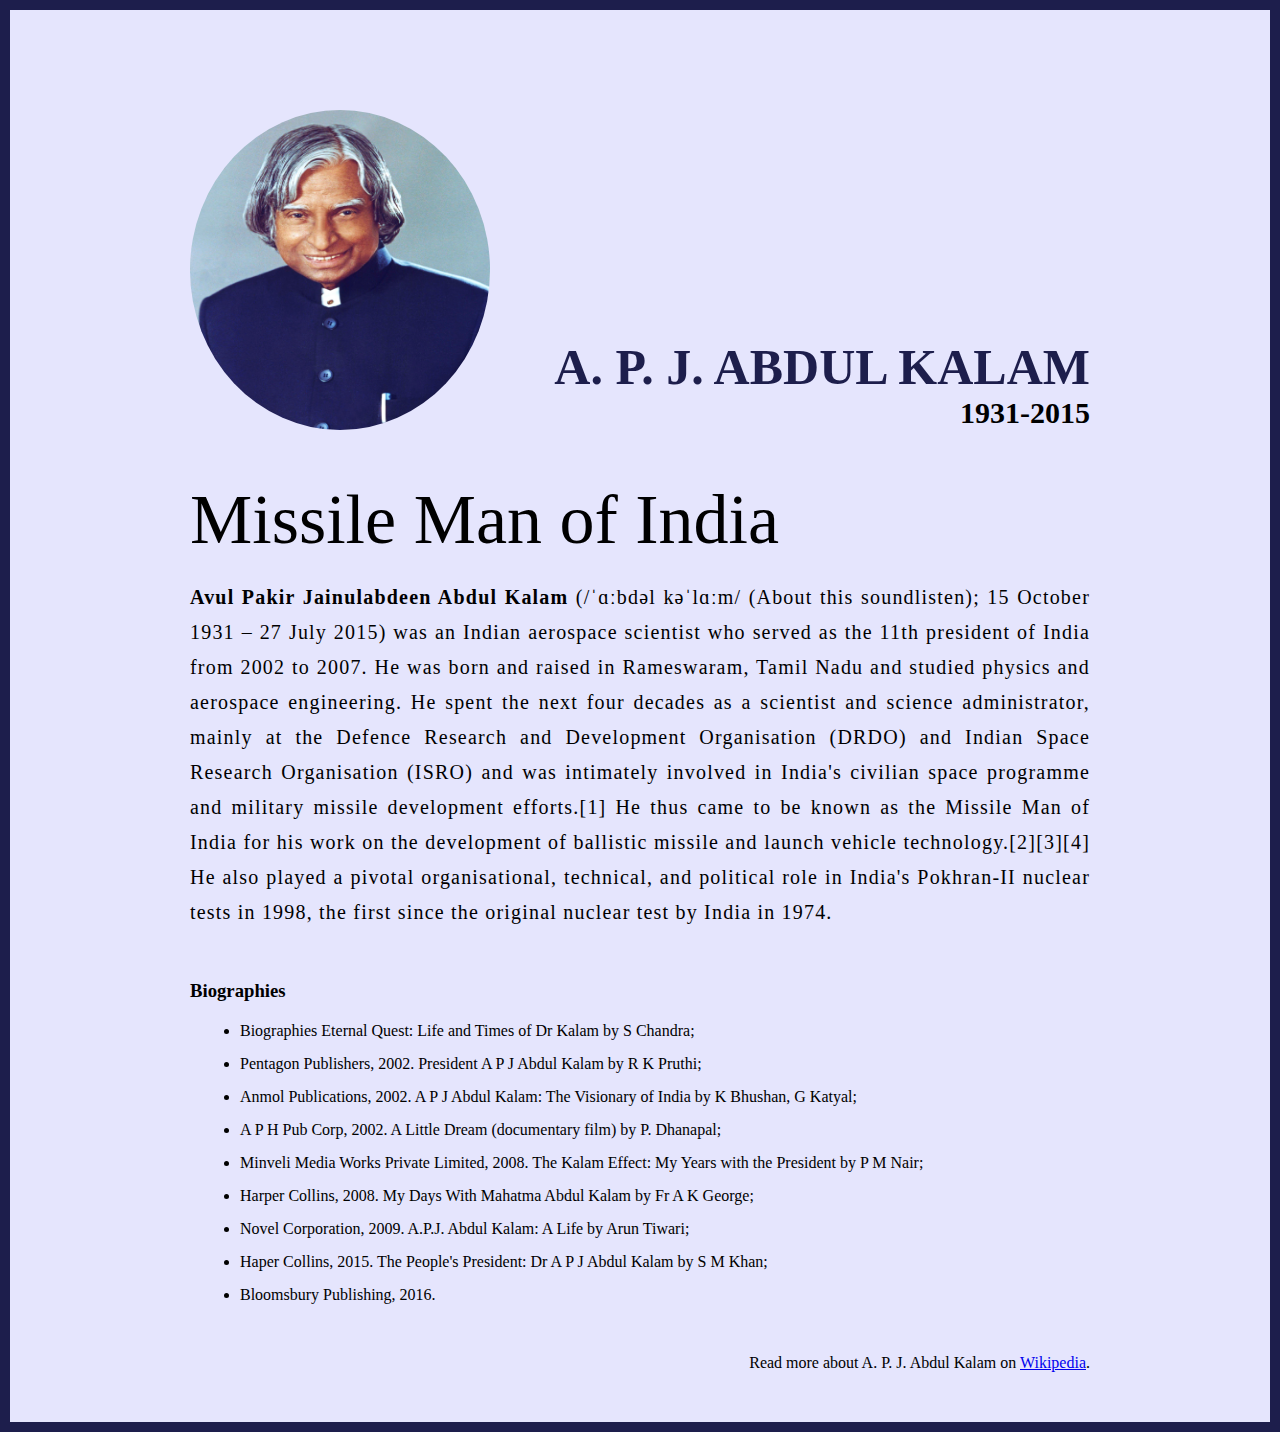
<file: Project_1/index.html>
<!DOCTYPE html>
<html lang="en">
  <head>
    <meta charset="UTF-8" />
    <meta name="viewport" content="width=device-width, initial-scale=1.0" />
    <title>Tribute-Website | A.P.J Abdul Kalaam</title>
    <link rel="stylesheet" href="style.css" />
  </head>
  <body>
    <div class="container">
      <div class="content">
        <section class="top_sec">
          <div class="image_container">
            <img src="images/apj.jpg" alt="APJ Abdul kalam" />
          </div>
          <div>
            <h1>A. P. J. Abdul Kalam</h1>
            <h4>1931-2015</h4>
          </div>
        </section>
        <section class="about_sec">
          <h2>Missile Man of India</h2>
          <p>
            <b>Avul Pakir Jainulabdeen Abdul Kalam</b> (/ˈɑːbdəl kəˈlɑːm/ (About
            this soundlisten); 15 October 1931 – 27 July 2015) was an Indian
            aerospace scientist who served as the 11th president of India from
            2002 to 2007. He was born and raised in Rameswaram, Tamil Nadu and
            studied physics and aerospace engineering. He spent the next four
            decades as a scientist and science administrator, mainly at the
            Defence Research and Development Organisation (DRDO) and Indian
            Space Research Organisation (ISRO) and was intimately involved in
            India's civilian space programme and military missile development
            efforts.[1] He thus came to be known as the Missile Man of India for
            his work on the development of ballistic missile and launch vehicle
            technology.[2][3][4] He also played a pivotal organisational,
            technical, and political role in India's Pokhran-II nuclear tests in
            1998, the first since the original nuclear test by India in 1974.
          </p>
        </section>
        <section class="bibliography_sec">
          <h3>Biographies</h3>
          <ul>
            <li>
              Biographies Eternal Quest: Life and Times of Dr Kalam by S
              Chandra;
            </li>
            <li>
              Pentagon Publishers, 2002. President A P J Abdul Kalam by R K
              Pruthi;
            </li>
            <li>
              Anmol Publications, 2002. A P J Abdul Kalam: The Visionary of
              India by K Bhushan, G Katyal;
            </li>
            <li>
              A P H Pub Corp, 2002. A Little Dream (documentary film) by P.
              Dhanapal;
            </li>
            <li>
              Minveli Media Works Private Limited, 2008. The Kalam Effect: My
              Years with the President by P M Nair;
            </li>
            <li>
              Harper Collins, 2008. My Days With Mahatma Abdul Kalam by Fr A K
              George;
            </li>
            <li>
              Novel Corporation, 2009. A.P.J. Abdul Kalam: A Life by Arun
              Tiwari;
            </li>
            <li>
              Haper Collins, 2015. The People's President: Dr A P J Abdul Kalam
              by S M Khan;
            </li>
            <li>Bloomsbury Publishing, 2016.</li>
          </ul>
        </section>
        <footer>
            <p>Read more about A. P. J. Abdul Kalam  on <a href="https://en.wikipedia.org/wiki/A._P._J._Abdul_Kalam" alt="A._P._J._Abdul_Kalam">Wikipedia</a>.</p>
        </footer>
      </div>
    </div>
  </body>
</html>
</file>
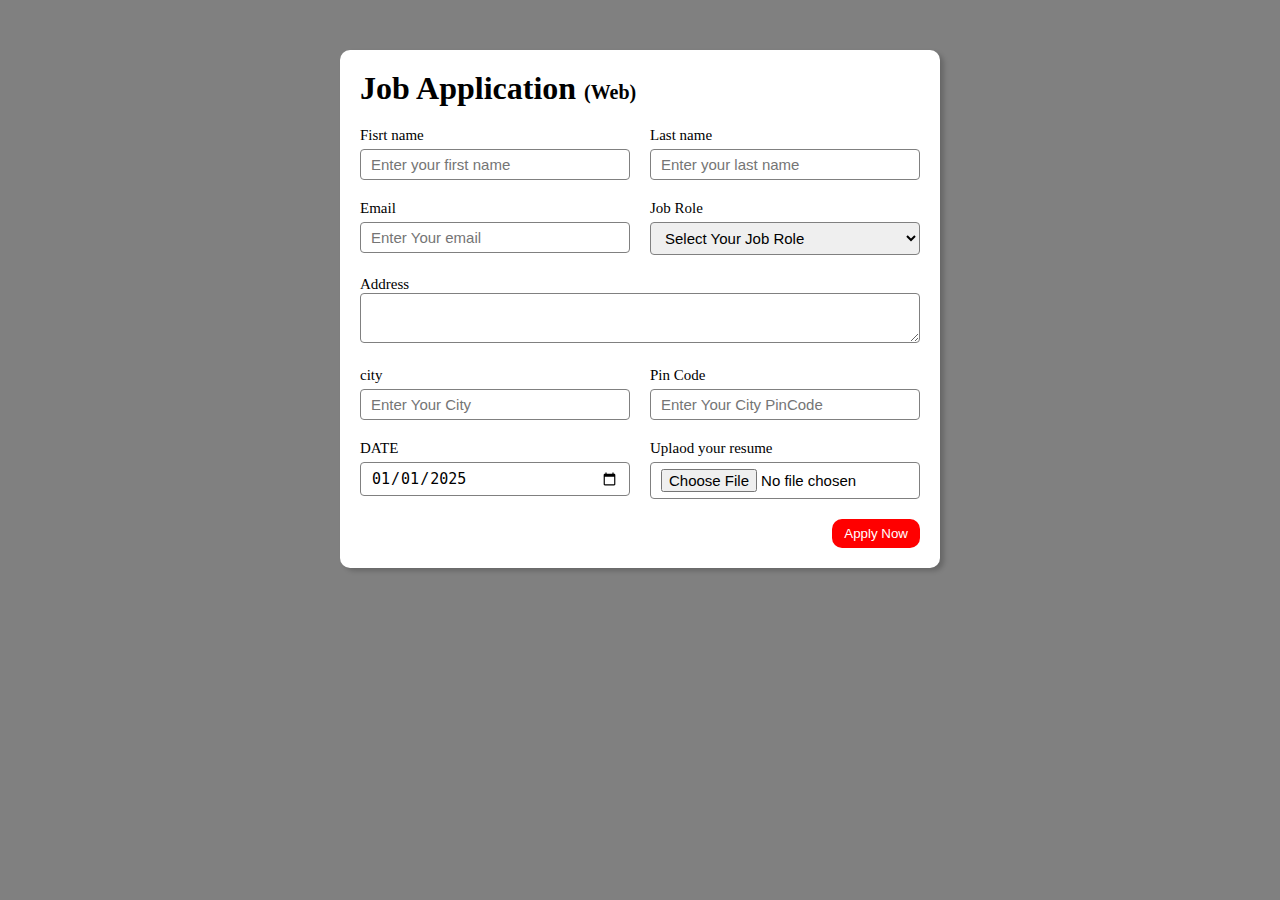
<file: Project_2/index.html>
<!DOCTYPE html>
<html lang="en">
  <head>
    <meta charset="UTF-8" />
    <meta name="viewport" content="width=device-width, initial-scale=1.0" />
    <title>JOb Application Form</title>
    <link rel="stylesheet" href="style.css" />
  </head>
  <body>
    <div class="container">
      <div class="apply_box">
        <h1>Job Application <span class="title_small">(Web)</span></h1>

        <form action="">
          <div class="form_container">
            <div class="form_control">
              <label for="first_name">Fisrt name</label>
              <input
                id="first_name"
                name="first_name"
                placeholder="Enter your first name"
              />
            </div>
            <div class="form_control">
              <label for="last_name">Last name</label>
              <input
                id="last_name"
                name="last_name"
                placeholder="Enter your last name"
              />
            </div>
            <div class="form_control">
              <label for="email">Email</label>
              <input
                type="email"
                id="email"
                name="email"
                placeholder="Enter Your email "
              />
            </div>
            <div class="form_control">
              <label for="job_role">Job Role</label>
              <select name="job_role" id="job_role">
                <option value="">Select Your Job Role</option>
                <option value="frontend">Frontend Developer</option>
                <option value="backend">Backend Developer</option>
                <option value="fullstack">Full Stack Developer</option>
                <option value="appdevelop">Flutter Developer</option>
              </select>
            </div>
            <div class="textarea_control">
              <label for="address">Address</label>
              <textarea
                name="address"
                id="address"
                row="4"
                col="50"
                placeholder="enter address"
              >
              </textarea>
            </div>
            <div class="form_control">
              <label for="city">city</label>
              <input id="city" name="city" placeholder="Enter Your City" />
            </div>
            <div class="form_control">
              <label for="pin_code">Pin Code</label>
              <input
                type="number"
                id="pin_code"
                name="pin_code"
                placeholder="Enter Your City PinCode"
              />
            </div>
            <div class="form_control">
              <label for="date">DATE</label>
              <input type="date" id="date" name="date" value="2025-01-01" />
            </div>
            <div class="form_control">
              <label for="upload">Uplaod your resume</label>
              <input type="file" id="upload" name="upload" />
            </div>
          </div>
          <div class="button_container">
            <button type="submit"> Apply Now </button>
          </div>
        </form>
      </div>
    </div>
  </body>
</html>
</file>
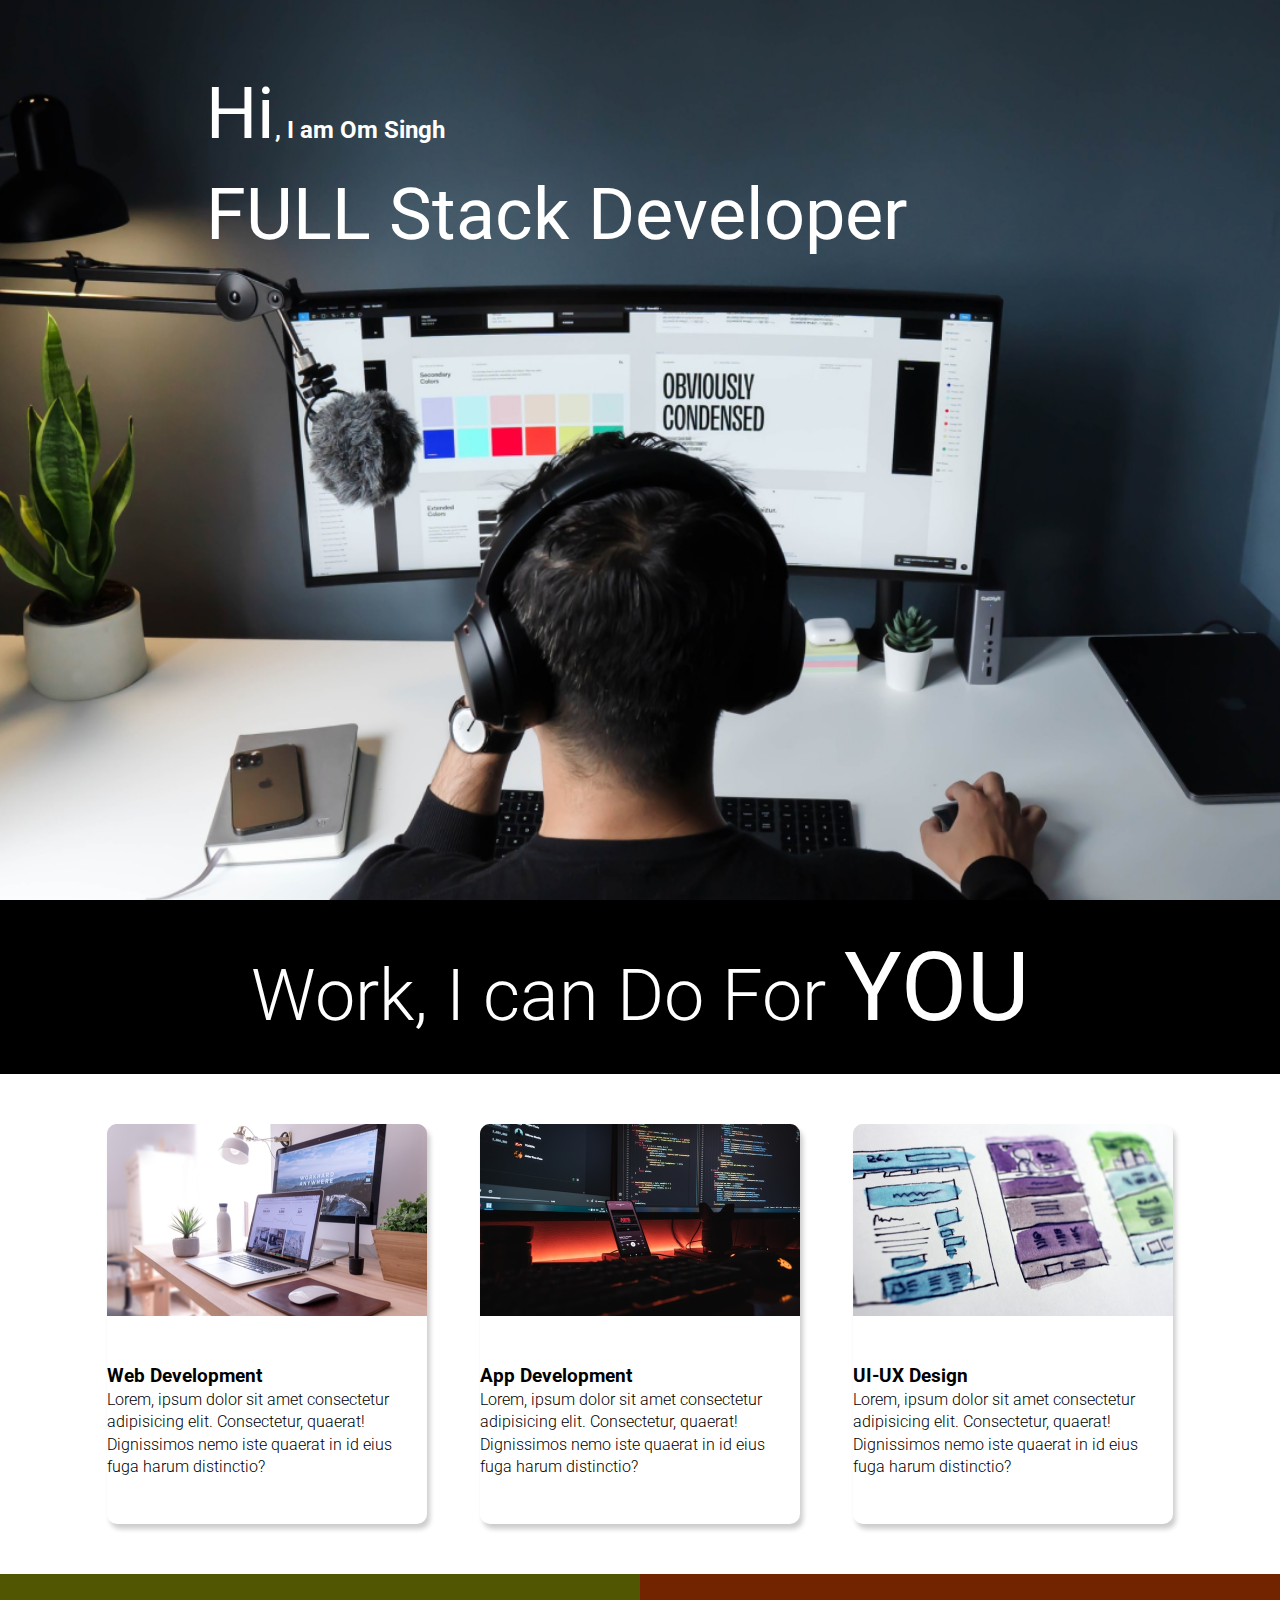
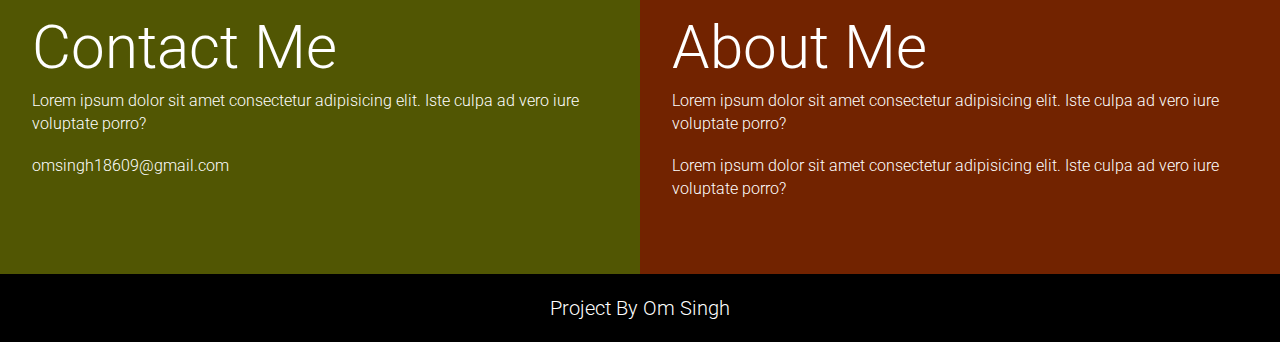
<file: Project_4/index.html>
<!DOCTYPE html>
<html lang="en">
  <head>
    <meta charset="UTF-8" />
    <meta name="viewport" content="width=device-width, initial-scale=1.0" />
    <title>Om Singh || Test-PortFolio</title>
    <link rel="stylesheet" href="style.css" />
  </head>
  <body>
    <section class="hero_sec">
      <div class="text">
        <h2><span class="lg_text">Hi</span>, I am Om Singh</h2>
        <h1 class="lg_text">FULL Stack Developer</h1>
      </div>
    </section>
    <section class="black_box">
      <h2>Work, I can Do For <span>YOU</span></h2>
    </section>
    <section class="work">
      <div class="grid_items">
        <div class="card">
          <div class="card_img">
            <img src="images/web.png" alt="web Development" />
          </div>
          <div class="card_content"></div>
          <h3>Web Development</h3>
          <p>
            Lorem, ipsum dolor sit amet consectetur adipisicing elit.
            Consectetur, quaerat! Dignissimos nemo iste quaerat in id eius fuga
            harum distinctio?
          </p>
        </div>
      </div>
      <div class="grid_items">
        <div class="card">
          <div class="card_img">
            <img src="images/mobile.png" alt="App Development" />
          </div>
          <div class="card_content"></div>
          <h3>App Development</h3>
          <p>
            Lorem, ipsum dolor sit amet consectetur adipisicing elit.
            Consectetur, quaerat! Dignissimos nemo iste quaerat in id eius fuga
            harum distinctio?
          </p>
        </div>
      </div>
      <div class="grid_items">
        <div class="card">
          <div class="card_img">
            <img src="images/uiux.png" alt="UI-UX Design" />
          </div>
          <div class="card_content"></div>
          <h3>UI-UX Design</h3>
          <p>
            Lorem, ipsum dolor sit amet consectetur adipisicing elit.
            Consectetur, quaerat! Dignissimos nemo iste quaerat in id eius fuga
            harum distinctio?
          </p>
        </div>
      </div>
    </section>
    <section class="bottom_sec">
      <div class="contact">
        <h2>Contact Me</h2>
        <p>
          Lorem ipsum dolor sit amet consectetur adipisicing elit. Iste culpa ad
          vero iure voluptate porro?
        </p>
        <p>omsingh18609@gmail.com</p>
      </div>
      <div class="about">
        <h2>About Me</h2>
        <p>
          Lorem ipsum dolor sit amet consectetur adipisicing elit. Iste culpa ad
          vero iure voluptate porro?
        </p>
        <p>
          Lorem ipsum dolor sit amet consectetur adipisicing elit. Iste culpa ad
          vero iure voluptate porro?
        </p>
      </div>
    </section>
    <footer>
        <p>Project By Om Singh</p>
    </footer>
  </body>
</html>
</file>
<file: Project_1/style.css>
*{
    margin: 0;
    padding: 0;
    box-sizing: border-box;
}

.container{
    background-color:#E5E5FD;
    min-height: 100vh;
    border: 10px solid #1d1e4c;
}
.content{
    max-width: 900px;
    margin: 0 auto;
}
.image_container{
    border-radius: 50%;
    overflow: hidden;
}
.image_container,img{
    width: 300px;
    height: 320px;
}
.top_sec{
    margin-top: 100px;
    display: flex;
    justify-content: space-between;
    align-items: flex-end;
}
.top_sec h1{
    font-size: 50px;
    font-weight: bold;
    color: #1d1e4c;
    text-transform: uppercase;
}
.top_sec h4{
    font-size: 30px;
    text-align: end;
}
.about_sec{
    margin-top: 50px;

}
.about_sec h2{
    font-size: 70px;
    font-weight: 400;
    margin-bottom: 20px;
}
.about_sec p{
    font-size: 20px;
    line-height: 35px;
    letter-spacing: 1.2px;
    text-align: justify;
}
.bibliography_sec{
    margin: 50px 0;
}
.bibliography_sec h3{
    margin-bottom: 20px;
}
.bibliography_sec ul{
    margin-left: 50px;
}
.bibliography_sec li{
    margin-bottom: 15px;
}
footer{
    margin: 50px 0;
}
footer p{
    text-align: end;
}
</file>
<file: Project_2/style.css>
*{
margin: 0;
padding: 0;
box-sizing: border-box;
}
.container{
    max-width: 900px;
    margin: 0 auto;
}
body{
    background-color: grey;
}
.apply_box{
    max-width: 600px;
    padding: 20px;
    background-color: white;
    margin: 0 auto;
    margin-top: 50px;
    box-shadow: 4px  3px 5px rgba(1,1,1,.2);
    border-radius: 10px;    
}
.title_small{
    font-size: 20PX;
}
.form_container{
    margin-top: 20px;
    display: grid;
    grid-template-columns: repeat(auto-fit, minmax(200px,1fr));
    gap: 20px;
}
.form_control{
    display: flex;
    flex-direction: column;
}
label{
    margin-bottom: 5px;
    font-size: 15px;
}
input ,select, textarea{
         padding: 6px 10px;
    border: 1px solid grey;
    border-radius: 4px;
    font-size: 15px;
}
input,select,textarea:focus{
    outline-color: red;
}
.button_container{
    display: flex;
    justify-content: end;
    margin-top: 20px;
}
button{
    background-color: red;
    border: transparent solid 2px;
    padding: 5px 10px;
    color: white;
    border-radius: 10px;
    transition: 0.3s ease-in;
}
button:hover{
    background-color: grey;
    border: 2px solid green;
    color:  black;
    transition: 0.3s ease-out;
    cursor: pointer;
}
.textarea_control{
    grid-column: 1 /span 2;
}
.textarea_control textarea{
    width: 100%;
}
@media (max-width:460px){
    .textarea_control{
    grid-column: 1 /span 1;
}
};
</file>
<file: Project_4/style.css>
@import url("https://fonts.googleapis.com/css2?family=Roboto:ital,wght@0,100..900;1,100..900&display=swap");
* {
  margin: 0;
  padding: 0;
  box-sizing: border-box;
}
body,
html {      
  font-weight: 300;
  line-height: 1.4;
  font-family: "Roboto", sans-serif;
}
.hero_sec {
  background-image: url(images/developer.png);
  min-height: 100vh;
  background-position: center;
  background-size: cover;
  background-repeat: no-repeat;
}
.text {
  color: white;
  max-width: 900px;
  margin: 0 auto;
  padding-top: 64px;
  padding-left: 16px;
}
.lg_text {
  font-size: 72px;
  font-weight: 400;
}
.black_box {
  background-color: #000;
  padding: 20px;
  color: white;
}
.black_box h2 {
  font-weight: 300;
  font-size: 72px;
  text-align: center;
}
.black_box h2 span {
  font-weight: 400;
  font-size: 96px;
}

.work{
    display: grid;
    grid-template-columns: repeat(auto-fit, minmax(320px,1fr));
    gap: 20px;
    margin: 50px auto;
    max-width: 1100px;
}
.grid_items{
    display: flex;
    justify-content: center;
    align-items: center;
}
.card{
    max-width: 320px;
    height: 400px;
    border-radius: 10px;
    box-shadow: 3px 5px 5px rgba(1,1,1,0.2);
    transition: 0.2s ease-in-out;
}
.card:hover{
    transform: scale(1.04);
    box-shadow: 3px 5px 5px rgba(1,1,1,0.4);
    transition: 0.2s ease-in-out;
}
.card_content{
    padding: 20px;
    text-align: center;
}
.card_content h3{
    margin-bottom: 10px;
}
.bottom_sec{
    display: flex;
    
}
.contact{
    background-color:#515603;
}
.about{
    background-color: #722300;
}
.contact,.about{
    min-height: 300px;
    padding: 32px;
    color: white;
}
.contact p,.about p{
    margin-bottom: 20px;
}
.contact h2,.about h2{
    font-size: 60px;
    font-weight: 300;
}
footer{
    background-color: black;
    text-align: center;
    padding: 20px;
}
footer p{
    font-size: 20px;
    color: white;    
}
@media (max-width:786px){
    .hero_sec{
        min-height: 50vh;   
    }
    .text_container{
        padding: 10px;
        text-align: center;
    }
    .lg_text{
        font-size: 32px;
    }
    .black_box h2{
        font-size: 24px;
    }
    .black_box h2 span{
        font-weight: 400;
        font-size: 32px;
    }
    .bottom_sec{
        flex-direction: column;
    }

}
</file>
